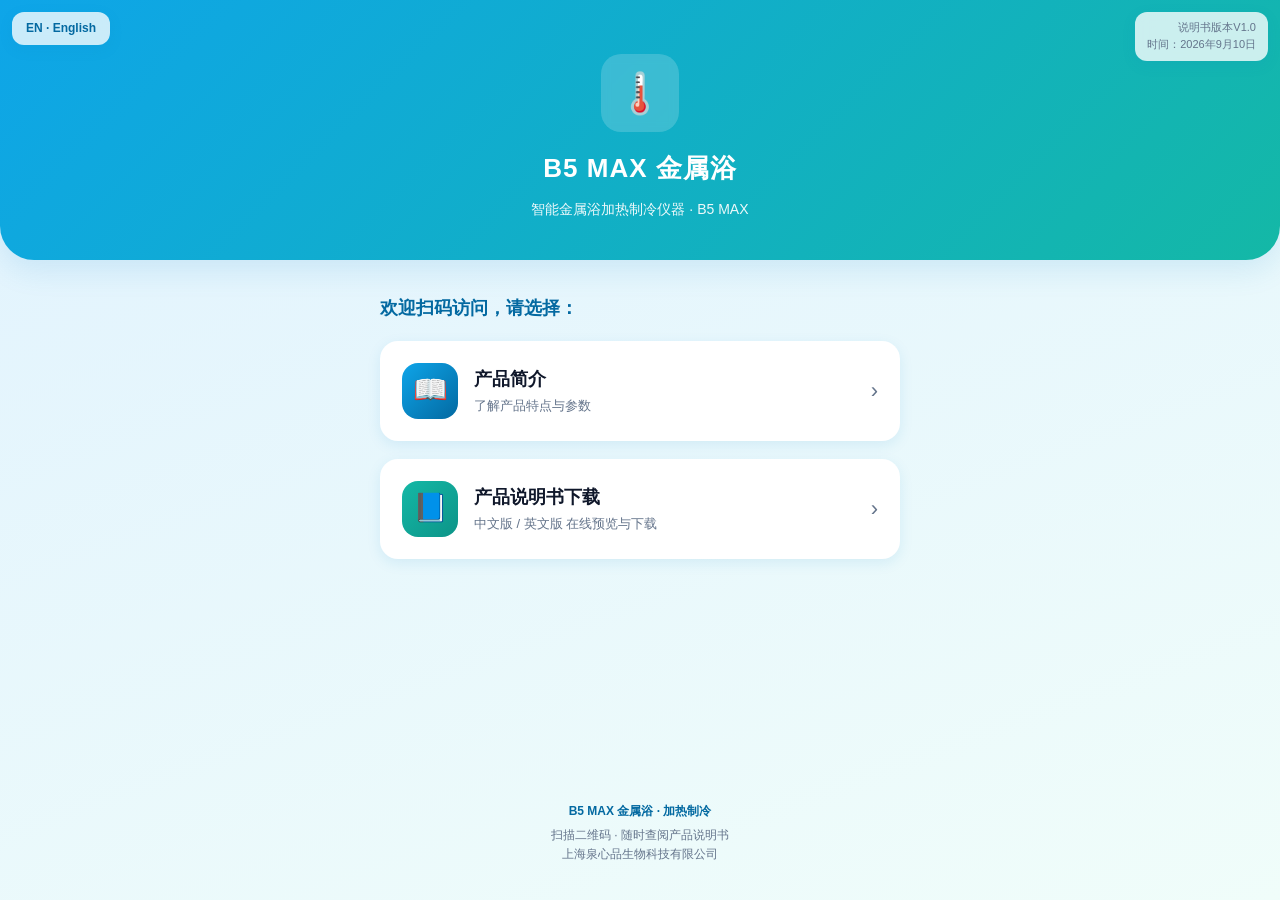
<file: docs/index.html>
<!DOCTYPE html>
<html lang="zh-CN">
<head>
<meta charset="UTF-8">
<meta name="viewport" content="width=device-width,initial-scale=1,maximum-scale=1,user-scalable=no">
<title>B5 MAX 金属浴 · 产品手册</title>
<link rel="stylesheet" href="style.css?v=20260921">
</head>
<body>
  <a class="lang-switch" href="index_en.html">EN · English</a>

  <header class="hero">
    <div class="logo">🌡️</div>
    <h1>B5 MAX 金属浴</h1>
    <p>智能金属浴加热制冷仪器 · B5 MAX</p>
  </header>

  <main class="wrap">
    <section class="section">
      <h2>欢迎扫码访问，请选择：</h2>

      <a class="btn" href="intro.html">
        <span class="ico intro">📖</span>
        <span class="txt"><strong>产品简介</strong><span>了解产品特点与参数</span></span>
        <span class="arrow">›</span>
      </a>

      <a class="btn" href="manuals.html">
        <span class="ico manual">📘</span>
        <span class="txt"><strong>产品说明书下载</strong><span>中文版 / 英文版 在线预览与下载</span></span>
        <span class="arrow">›</span>
      </a>
    </section>
  </main>

  <footer class="footer">
    <div class="brand">B5 MAX 金属浴 · 加热制冷</div>
    <div>扫描二维码 · 随时查阅产品说明书</div>
    <div>上海泉心品生物科技有限公司</div>
  </footer>

  <div class="version-stamp">
    <span>说明书版本V1.0</span>
    <span>时间：2026年9月10日</span>
  </div>
</body>
</html>
</file>
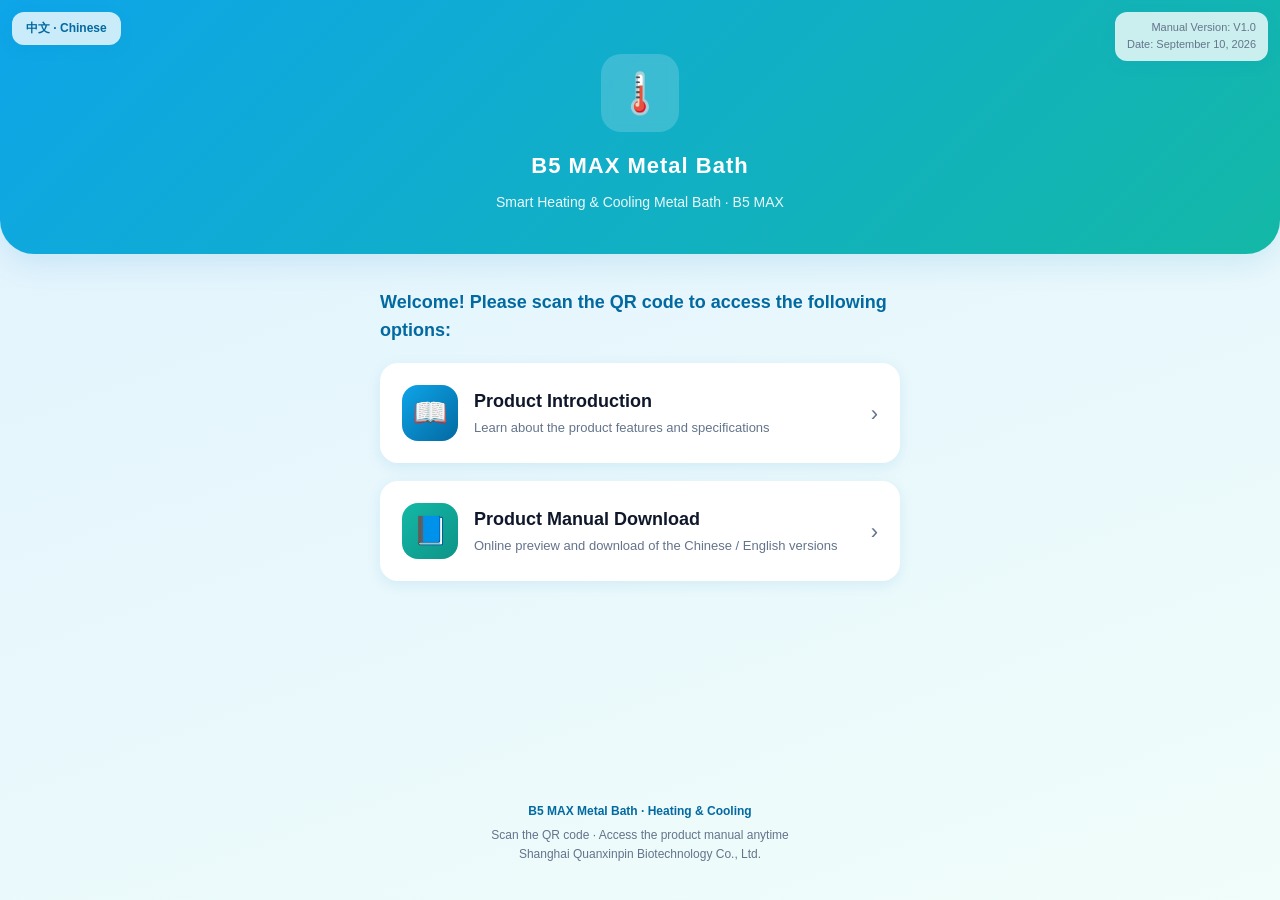
<file: docs/index_en.html>
<!DOCTYPE html>
<html lang="en">
<head>
<meta charset="UTF-8">
<meta name="viewport" content="width=device-width,initial-scale=1,maximum-scale=1,user-scalable=no">
<title>B5 MAX Metal Bath · Product Manual</title>
<link rel="stylesheet" href="style.css?v=20260921">
</head>
<body>
  <a class="lang-switch" href="index.html">中文 · Chinese</a>

  <header class="hero">
    <div class="logo">🌡️</div>
    <h1 style="font-size:22px">B5 MAX Metal Bath</h1>
    <p>Smart Heating &amp; Cooling Metal Bath · B5 MAX</p>
  </header>

  <main class="wrap">
    <section class="section">
      <h2>Welcome! Please scan the QR code to access the following options:</h2>

      <a class="btn" href="intro_en.html">
        <span class="ico intro">📖</span>
        <span class="txt"><strong>Product Introduction</strong><span>Learn about the product features and specifications</span></span>
        <span class="arrow">›</span>
      </a>

      <a class="btn" href="manual_en.html">
        <span class="ico manual">📘</span>
        <span class="txt"><strong>Product Manual Download</strong><span>Online preview and download of the Chinese / English versions</span></span>
        <span class="arrow">›</span>
      </a>
    </section>
  </main>

  <footer class="footer">
    <div class="brand">B5 MAX Metal Bath · Heating &amp; Cooling</div>
    <div>Scan the QR code · Access the product manual anytime</div>
    <div>Shanghai Quanxinpin Biotechnology Co., Ltd.</div>
  </footer>

  <div class="version-stamp">
    <span>Manual Version: V1.0</span>
    <span>Date: September 10, 2026</span>
  </div>
</body>
</html>
</file>
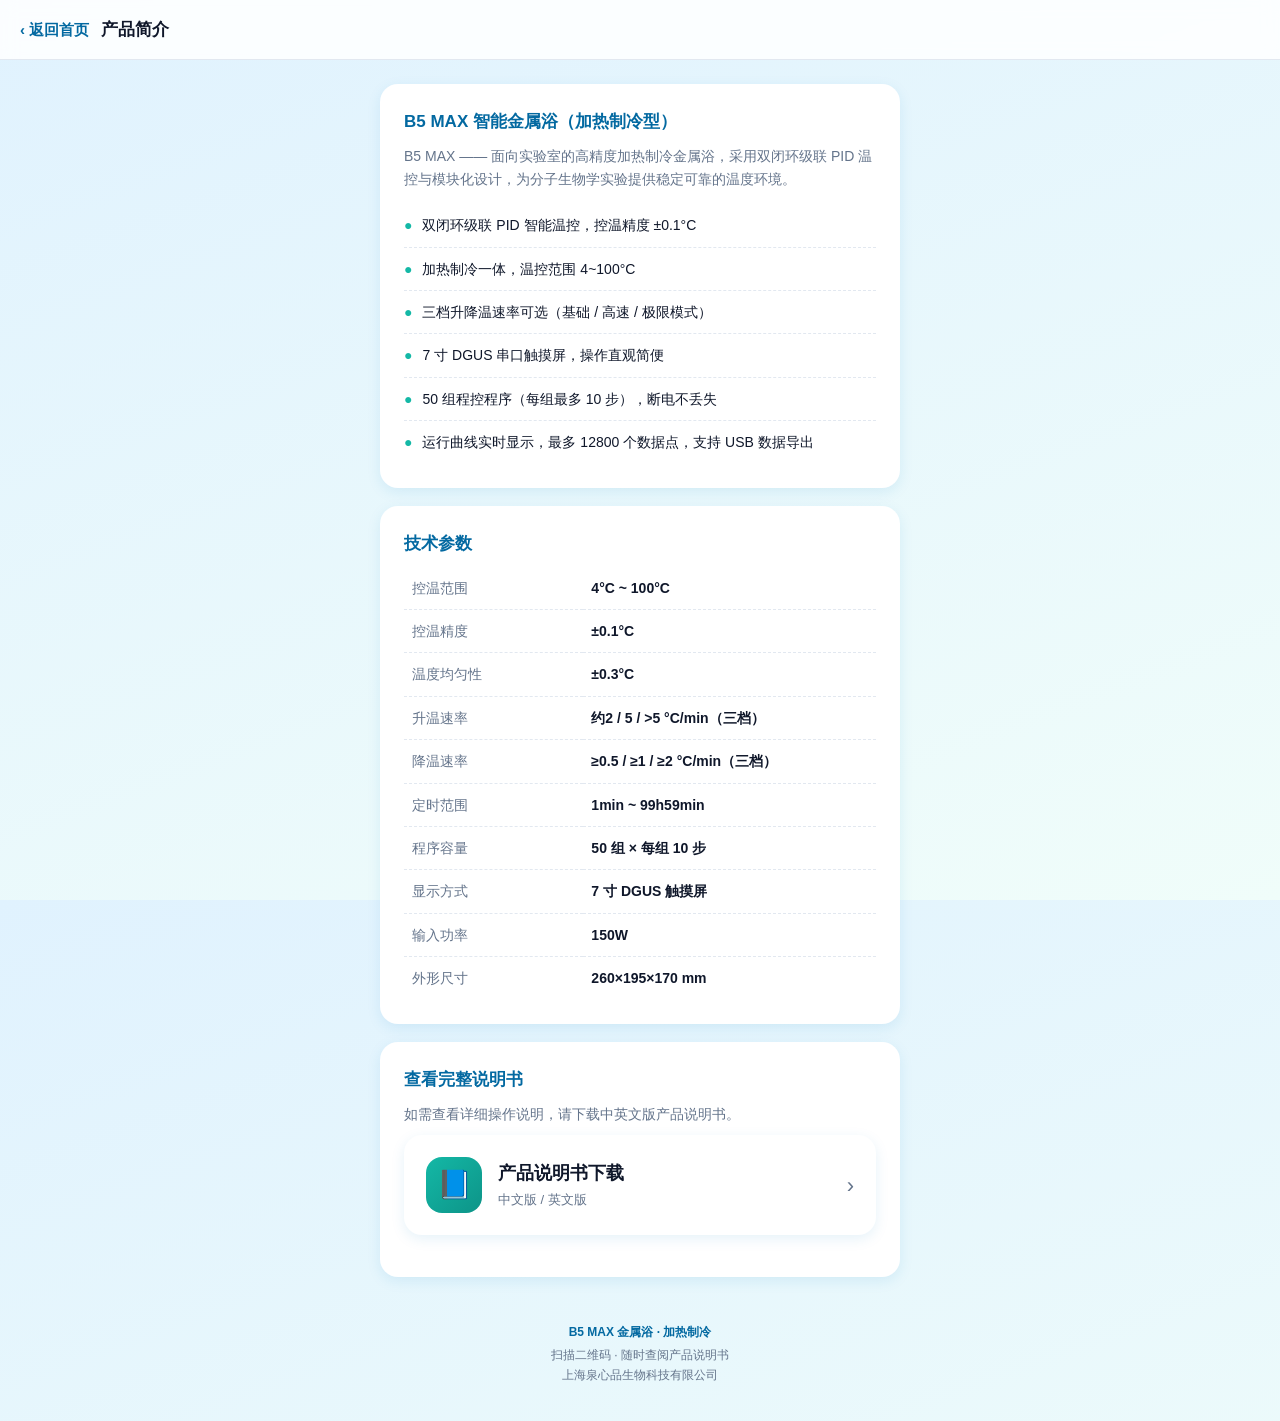
<file: docs/intro.html>
<!DOCTYPE html>
<html lang="zh-CN">
<head>
<meta charset="UTF-8">
<meta name="viewport" content="width=device-width,initial-scale=1,maximum-scale=1,user-scalable=no">
<title>产品简介 · B5 MAX 金属浴</title>
<link rel="stylesheet" href="style.css?v=20260921">
</head>
<body>
  <div class="topbar">
    <a class="back" href="index.html">‹ 返回首页</a>
    <span class="title">产品简介</span>
  </div>

  <main class="wrap" style="padding-top:24px">
    <div class="card">
      <h3>B5 MAX 智能金属浴（加热制冷型）</h3>
      <p>B5 MAX —— 面向实验室的高精度加热制冷金属浴，采用双闭环级联 PID 温控与模块化设计，为分子生物学实验提供稳定可靠的温度环境。</p>
      <ul class="features">
        <li><span class="dot">●</span><span>双闭环级联 PID 智能温控，控温精度 ±0.1°C</span></li>
        <li><span class="dot">●</span><span>加热制冷一体，温控范围 4~100°C</span></li>
        <li><span class="dot">●</span><span>三档升降温速率可选（基础 / 高速 / 极限模式）</span></li>
        <li><span class="dot">●</span><span>7 寸 DGUS 串口触摸屏，操作直观简便</span></li>
        <li><span class="dot">●</span><span>50 组程控程序（每组最多 10 步），断电不丢失</span></li>
        <li><span class="dot">●</span><span>运行曲线实时显示，最多 12800 个数据点，支持 USB 数据导出</span></li>
      </ul>
    </div>

    <div class="card">
      <h3>技术参数</h3>
      <table class="param-table">
        <tr><td>控温范围</td><td>4°C ~ 100°C</td></tr>
        <tr><td>控温精度</td><td>±0.1°C</td></tr>
        <tr><td>温度均匀性</td><td>±0.3°C</td></tr>
        <tr><td>升温速率</td><td>约2 / 5 / &gt;5 °C/min（三档）</td></tr>
        <tr><td>降温速率</td><td>≥0.5 / ≥1 / ≥2 °C/min（三档）</td></tr>
        <tr><td>定时范围</td><td>1min ~ 99h59min</td></tr>
        <tr><td>程序容量</td><td>50 组 × 每组 10 步</td></tr>
        <tr><td>显示方式</td><td>7 寸 DGUS 触摸屏</td></tr>
        <tr><td>输入功率</td><td>150W</td></tr>
        <tr><td>外形尺寸</td><td>260×195×170 mm</td></tr>
      </table>
    </div>

    <div class="card">
      <h3>查看完整说明书</h3>
      <p>如需查看详细操作说明，请下载中英文版产品说明书。</p>
      <a class="btn" href="manuals.html" style="margin-top:10px">
        <span class="ico manual">📘</span>
        <span class="txt"><strong>产品说明书下载</strong><span>中文版 / 英文版</span></span>
        <span class="arrow">›</span>
      </a>
    </div>
  </main>

  <footer class="footer">
    <div class="brand">B5 MAX 金属浴 · 加热制冷</div>
    <div>扫描二维码 · 随时查阅产品说明书</div>
    <div>上海泉心品生物科技有限公司</div>
  </footer>
</body>
</html>
</file>
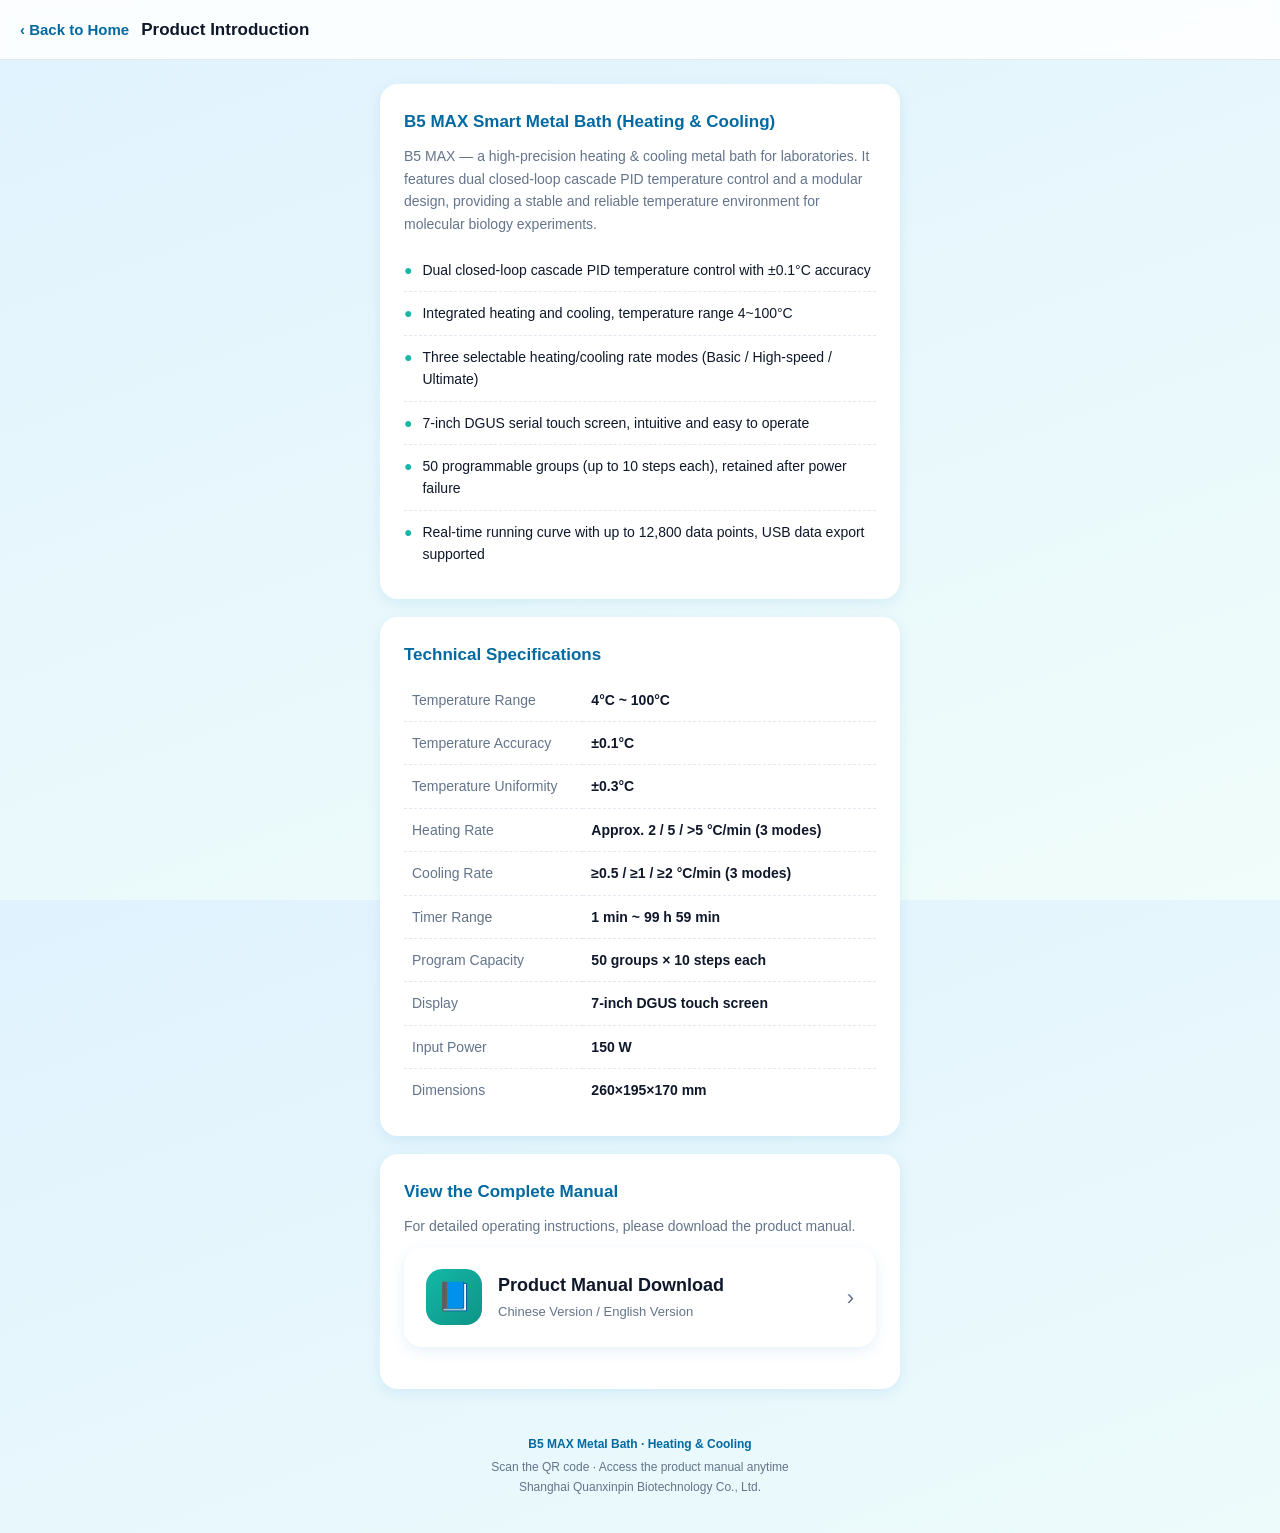
<file: docs/intro_en.html>
<!DOCTYPE html>
<html lang="en">
<head>
<meta charset="UTF-8">
<meta name="viewport" content="width=device-width,initial-scale=1,maximum-scale=1,user-scalable=no">
<title>Product Introduction · B5 MAX Metal Bath</title>
<link rel="stylesheet" href="style.css?v=20260921">
</head>
<body>
  <div class="topbar">
    <a class="back" href="index_en.html">‹ Back to Home</a>
    <span class="title">Product Introduction</span>
  </div>

  <main class="wrap" style="padding-top:24px">
    <div class="card">
      <h3>B5 MAX Smart Metal Bath (Heating &amp; Cooling)</h3>
      <p>B5 MAX — a high-precision heating &amp; cooling metal bath for laboratories. It features dual closed-loop cascade PID temperature control and a modular design, providing a stable and reliable temperature environment for molecular biology experiments.</p>
      <ul class="features">
        <li><span class="dot">●</span><span>Dual closed-loop cascade PID temperature control with ±0.1°C accuracy</span></li>
        <li><span class="dot">●</span><span>Integrated heating and cooling, temperature range 4~100°C</span></li>
        <li><span class="dot">●</span><span>Three selectable heating/cooling rate modes (Basic / High-speed / Ultimate)</span></li>
        <li><span class="dot">●</span><span>7-inch DGUS serial touch screen, intuitive and easy to operate</span></li>
        <li><span class="dot">●</span><span>50 programmable groups (up to 10 steps each), retained after power failure</span></li>
        <li><span class="dot">●</span><span>Real-time running curve with up to 12,800 data points, USB data export supported</span></li>
      </ul>
    </div>

    <div class="card">
      <h3>Technical Specifications</h3>
      <table class="param-table">
        <tr><td>Temperature Range</td><td>4°C ~ 100°C</td></tr>
        <tr><td>Temperature Accuracy</td><td>±0.1°C</td></tr>
        <tr><td>Temperature Uniformity</td><td>±0.3°C</td></tr>
        <tr><td>Heating Rate</td><td>Approx. 2 / 5 / &gt;5 °C/min (3 modes)</td></tr>
        <tr><td>Cooling Rate</td><td>≥0.5 / ≥1 / ≥2 °C/min (3 modes)</td></tr>
        <tr><td>Timer Range</td><td>1 min ~ 99 h 59 min</td></tr>
        <tr><td>Program Capacity</td><td>50 groups × 10 steps each</td></tr>
        <tr><td>Display</td><td>7-inch DGUS touch screen</td></tr>
        <tr><td>Input Power</td><td>150 W</td></tr>
        <tr><td>Dimensions</td><td>260×195×170 mm</td></tr>
      </table>
    </div>

    <div class="card">
      <h3>View the Complete Manual</h3>
      <p>For detailed operating instructions, please download the product manual.</p>
      <a class="btn" href="manual_en.html" style="margin-top:10px">
        <span class="ico manual">📘</span>
        <span class="txt"><strong>Product Manual Download</strong><span>Chinese Version / English Version</span></span>
        <span class="arrow">›</span>
      </a>
    </div>
  </main>

  <footer class="footer">
    <div class="brand">B5 MAX Metal Bath · Heating &amp; Cooling</div>
    <div>Scan the QR code · Access the product manual anytime</div>
    <div>Shanghai Quanxinpin Biotechnology Co., Ltd.</div>
  </footer>
</body>
</html>
</file>
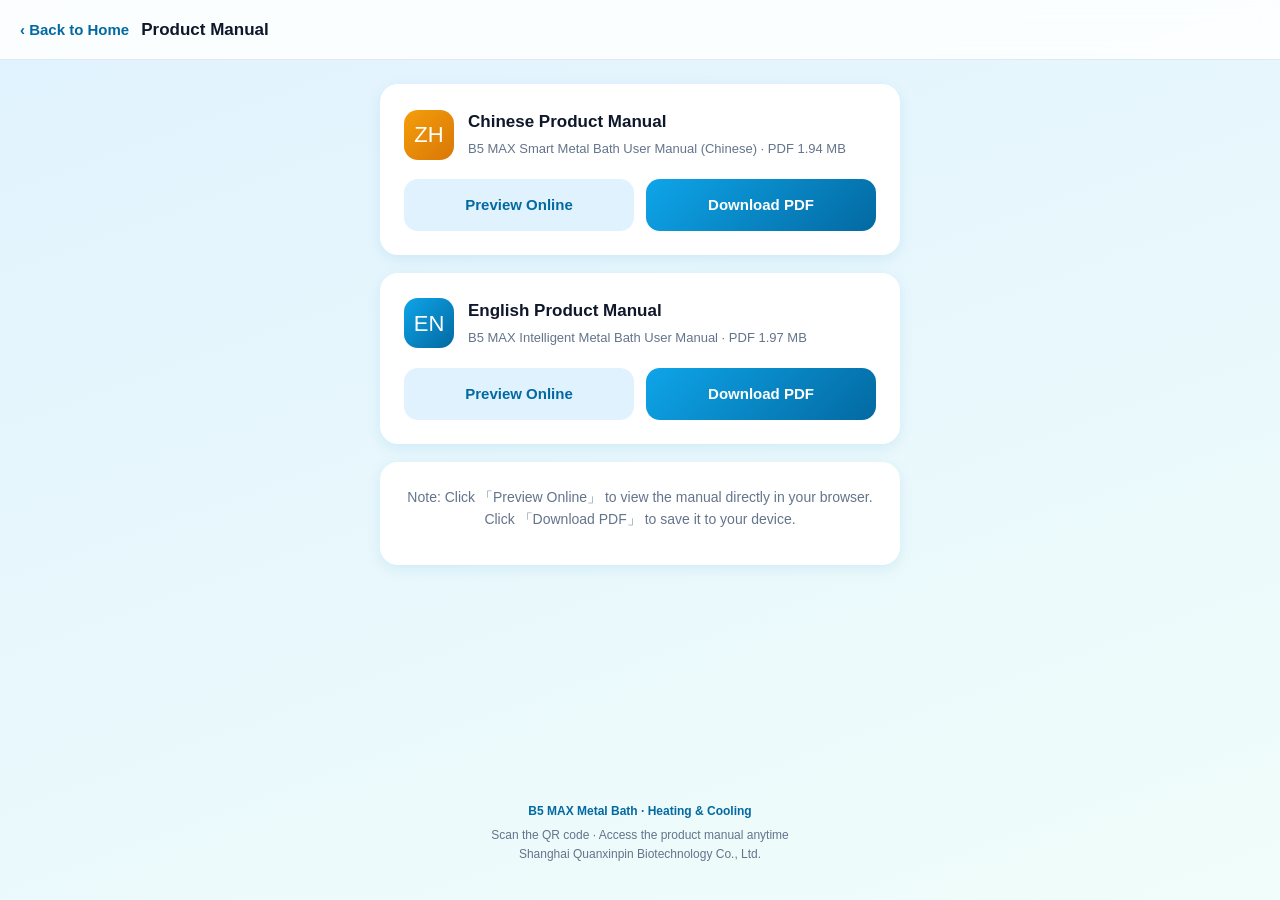
<file: docs/manual_en.html>
<!DOCTYPE html>
<html lang="en">
<head>
<meta charset="UTF-8">
<meta name="viewport" content="width=device-width,initial-scale=1,maximum-scale=1,user-scalable=no">
<title>Product Manual Download · B5 MAX Metal Bath</title>
<link rel="stylesheet" href="style.css?v=20260921">
</head>
<body>
  <div class="topbar">
    <a class="back" href="index_en.html">‹ Back to Home</a>
    <span class="title">Product Manual</span>
  </div>

  <main class="wrap" style="padding-top:24px">
    <div class="manual-card">
      <div class="head">
        <div class="badge zh">ZH</div>
        <div><strong>Chinese Product Manual</strong><span>B5 MAX Smart Metal Bath User Manual (Chinese) · PDF 1.94 MB</span></div>
      </div>
      <div class="actions">
        <a class="preview" href="B5_MAX_Metal_Bath_Manual_zh.pdf" target="_blank">Preview Online</a>
        <a class="download" href="B5_MAX_Metal_Bath_Manual_zh.pdf" download>Download PDF</a>
      </div>
    </div>

    <div class="manual-card">
      <div class="head">
        <div class="badge en">EN</div>
        <div><strong>English Product Manual</strong><span>B5 MAX Intelligent Metal Bath User Manual · PDF 1.97 MB</span></div>
      </div>
      <div class="actions">
        <a class="preview" href="B5_MAX_Metal_Bath_Manual_en.pdf" target="_blank">Preview Online</a>
        <a class="download" href="B5_MAX_Metal_Bath_Manual_en.pdf" download>Download PDF</a>
      </div>
    </div>

    <div class="card" style="text-align:center">
      <p>Note: Click 「Preview Online」 to view the manual directly in your browser. Click 「Download PDF」 to save it to your device.</p>
    </div>
  </main>

  <footer class="footer">
    <div class="brand">B5 MAX Metal Bath · Heating &amp; Cooling</div>
    <div>Scan the QR code · Access the product manual anytime</div>
    <div>Shanghai Quanxinpin Biotechnology Co., Ltd.</div>
  </footer>
</body>
</html>
</file>
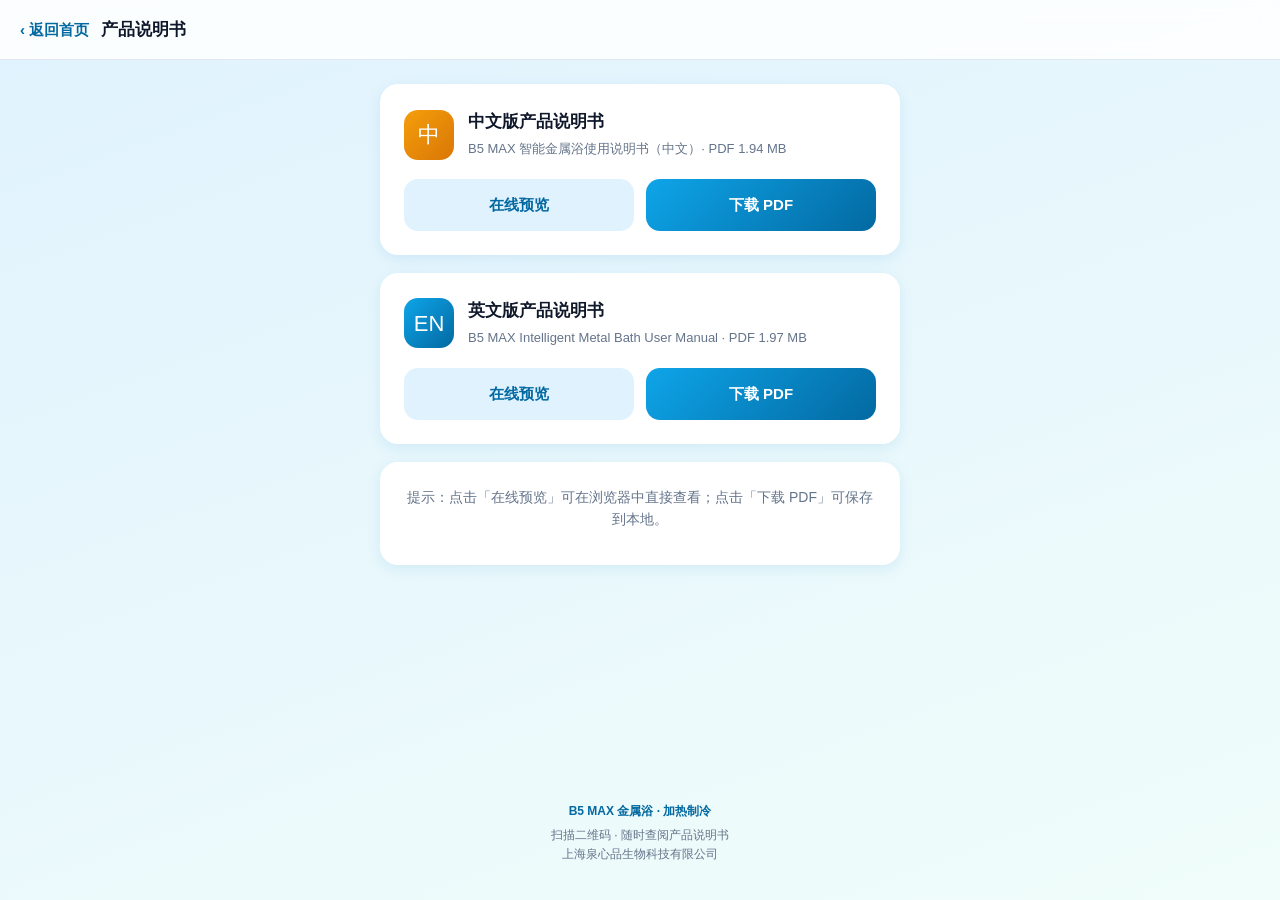
<file: docs/manuals.html>
<!DOCTYPE html>
<html lang="zh-CN">
<head>
<meta charset="UTF-8">
<meta name="viewport" content="width=device-width,initial-scale=1,maximum-scale=1,user-scalable=no">
<title>产品说明书下载 · B5 MAX 金属浴</title>
<link rel="stylesheet" href="style.css?v=20260921">
</head>
<body>
  <div class="topbar">
    <a class="back" href="index.html">‹ 返回首页</a>
    <span class="title">产品说明书</span>
  </div>

  <main class="wrap" style="padding-top:24px">
    <div class="manual-card">
      <div class="head">
        <div class="badge zh">中</div>
        <div><strong>中文版产品说明书</strong><span>B5 MAX 智能金属浴使用说明书（中文）· PDF 1.94 MB</span></div>
      </div>
      <div class="actions">
        <a class="preview" href="B5_MAX_Metal_Bath_Manual_zh.pdf" target="_blank">在线预览</a>
        <a class="download" href="B5_MAX_Metal_Bath_Manual_zh.pdf" download>下载 PDF</a>
      </div>
    </div>

    <div class="manual-card">
      <div class="head">
        <div class="badge en">EN</div>
        <div><strong>英文版产品说明书</strong><span>B5 MAX Intelligent Metal Bath User Manual · PDF 1.97 MB</span></div>
      </div>
      <div class="actions">
        <a class="preview" href="B5_MAX_Metal_Bath_Manual_en.pdf" target="_blank">在线预览</a>
        <a class="download" href="B5_MAX_Metal_Bath_Manual_en.pdf" download>下载 PDF</a>
      </div>
    </div>

    <div class="card" style="text-align:center">
      <p>提示：点击「在线预览」可在浏览器中直接查看；点击「下载 PDF」可保存到本地。</p>
    </div>
  </main>

  <footer class="footer">
    <div class="brand">B5 MAX 金属浴 · 加热制冷</div>
    <div>扫描二维码 · 随时查阅产品说明书</div>
    <div>上海泉心品生物科技有限公司</div>
  </footer>
</body>
</html>
</file>
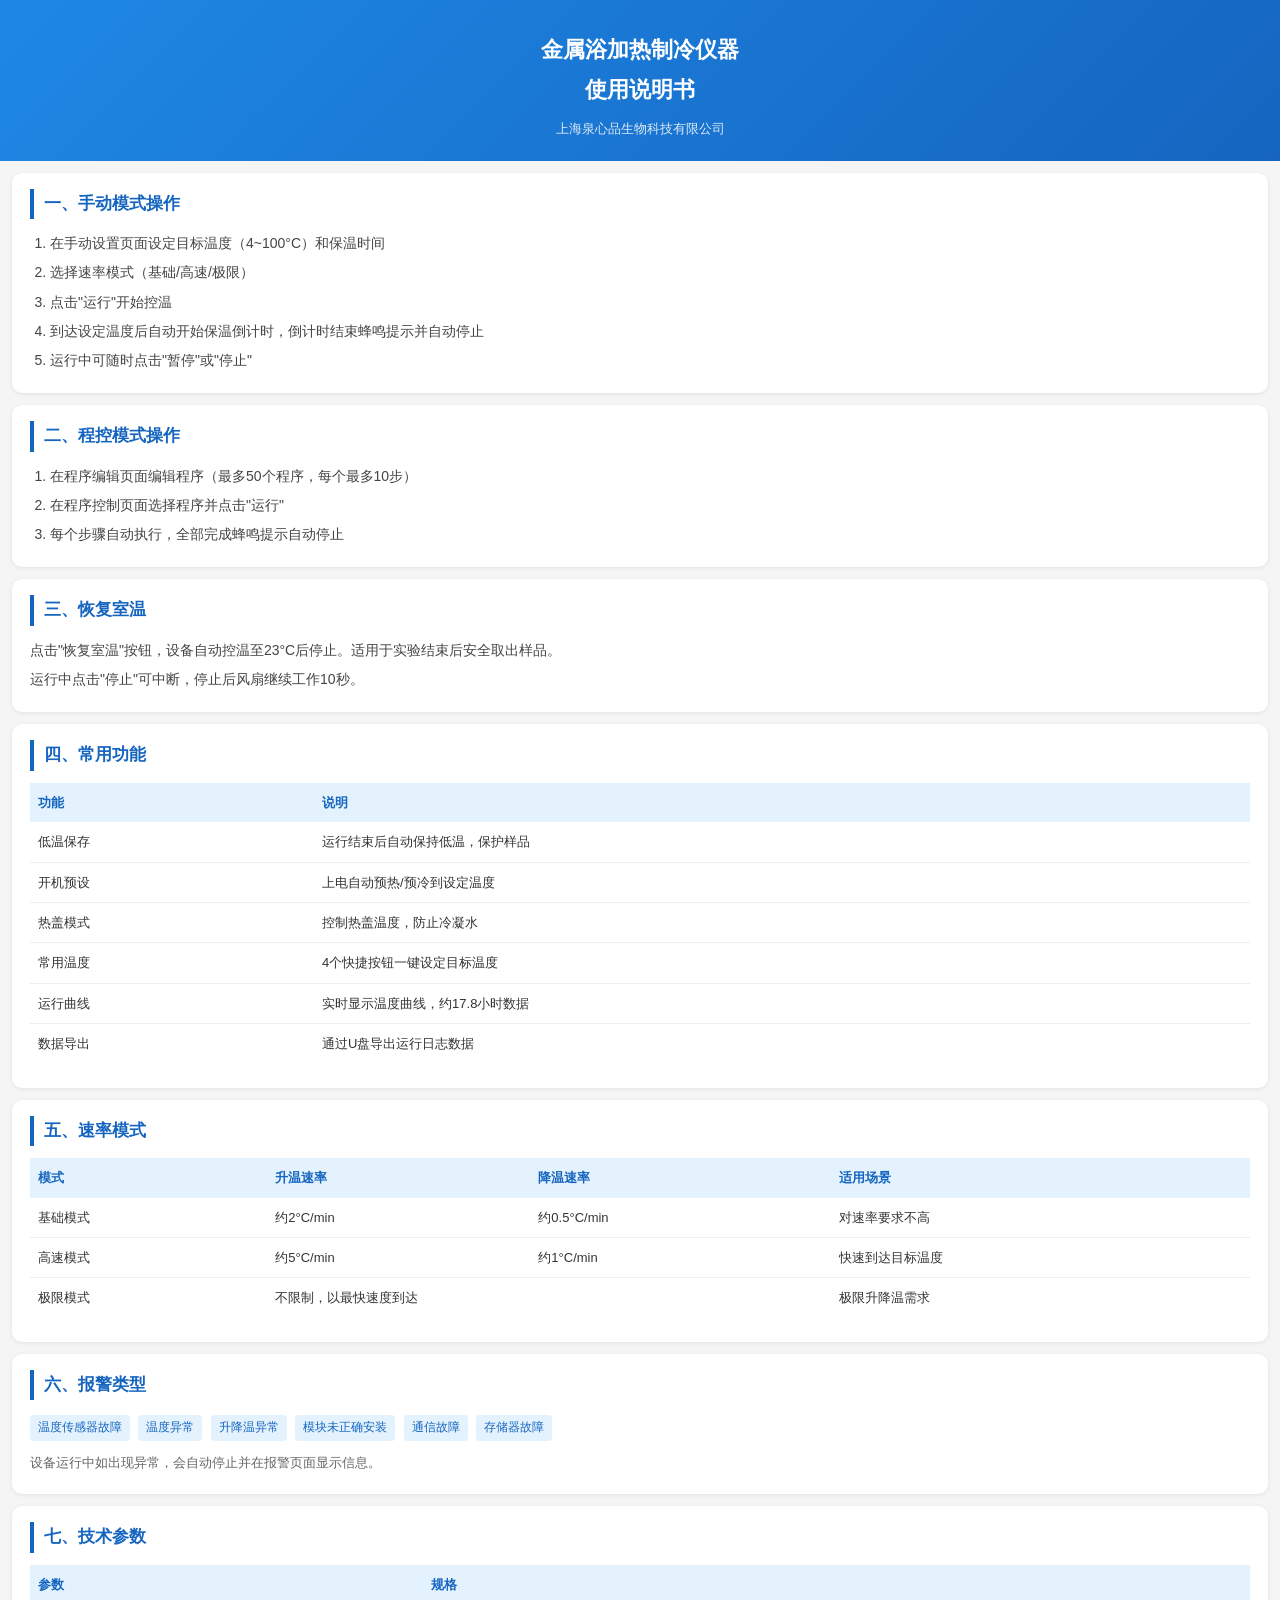
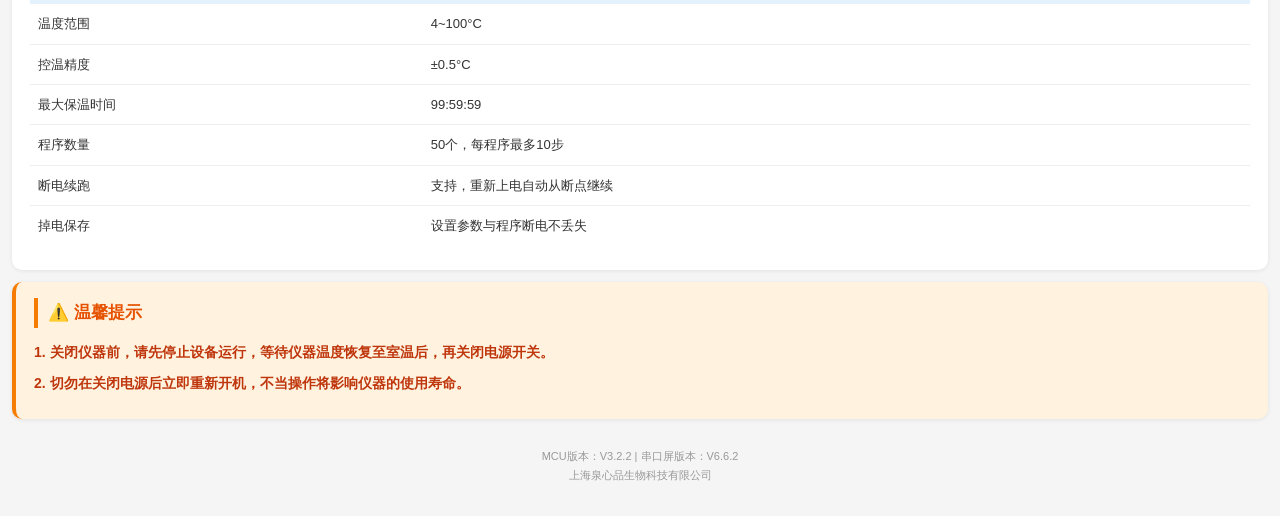
<file: docs/mobile.html>
<!DOCTYPE html>
<html lang="zh-CN">
<head>
<meta charset="utf-8">
<meta name="viewport" content="width=device-width,initial-scale=1,maximum-scale=1,user-scalable=no">
<title>金属浴加热制冷仪器使用说明</title>
<style>
*{margin:0;padding:0;box-sizing:border-box}
body{font-family:-apple-system,BlinkMacSystemFont,"Segoe UI",Roboto,"Helvetica Neue",Arial,"PingFang SC","Microsoft YaHei",sans-serif;color:#333;background:#f5f5f5;line-height:1.8;padding:0}
.header{text-align:center;background:linear-gradient(135deg,#1e88e5,#1565c0);color:#fff;padding:30px 20px 20px}
.header h1{font-size:22px;font-weight:600;margin-bottom:8px}
.header p{font-size:13px;opacity:.85}
.section{background:#fff;margin:12px;border-radius:10px;padding:16px 18px;box-shadow:0 1px 4px rgba(0,0,0,.08)}
.section h2{font-size:17px;color:#1565c0;border-left:4px solid #1565c0;padding-left:10px;margin-bottom:12px}
.section p,.section li{font-size:14px;color:#444;margin-bottom:4px}
.section ol,.section ul{padding-left:20px}
.tag{display:inline-block;background:#e3f2fd;color:#1565c0;font-size:12px;padding:2px 8px;border-radius:4px;margin:2px 4px 2px 0}
.warning{background:#fff3e0;border-left:4px solid #f57c00;margin:12px;border-radius:10px;padding:16px 18px;box-shadow:0 1px 4px rgba(0,0,0,.08)}
.warning h2{font-size:17px;color:#e65100;border-left:4px solid #f57c00;padding-left:10px;margin-bottom:12px}
.warning p{font-size:14px;color:#bf360c;font-weight:600;margin-bottom:6px}
.footer{text-align:center;color:#999;font-size:11px;padding:16px 12px 30px}
table{width:100%;border-collapse:collapse;font-size:13px;margin:8px 0}
th{background:#e3f2fd;color:#1565c0;text-align:left;padding:8px;font-weight:600}
td{padding:8px;border-bottom:1px solid #eee}
tr:last-child td{border-bottom:none}
</style>
</head>
<body>

<div class="header">
<h1>金属浴加热制冷仪器<br>使用说明书</h1>
<p>上海泉心品生物科技有限公司</p>
</div>

<div class="section">
<h2>一、手动模式操作</h2>
<ol>
<li>在手动设置页面设定目标温度（4~100°C）和保温时间</li>
<li>选择速率模式（基础/高速/极限）</li>
<li>点击"运行"开始控温</li>
<li>到达设定温度后自动开始保温倒计时，倒计时结束蜂鸣提示并自动停止</li>
<li>运行中可随时点击"暂停"或"停止"</li>
</ol>
</div>

<div class="section">
<h2>二、程控模式操作</h2>
<ol>
<li>在程序编辑页面编辑程序（最多50个程序，每个最多10步）</li>
<li>在程序控制页面选择程序并点击"运行"</li>
<li>每个步骤自动执行，全部完成蜂鸣提示自动停止</li>
</ol>
</div>

<div class="section">
<h2>三、恢复室温</h2>
<p>点击"恢复室温"按钮，设备自动控温至23°C后停止。适用于实验结束后安全取出样品。</p>
<p>运行中点击"停止"可中断，停止后风扇继续工作10秒。</p>
</div>

<div class="section">
<h2>四、常用功能</h2>
<table>
<tr><th>功能</th><th>说明</th></tr>
<tr><td>低温保存</td><td>运行结束后自动保持低温，保护样品</td></tr>
<tr><td>开机预设</td><td>上电自动预热/预冷到设定温度</td></tr>
<tr><td>热盖模式</td><td>控制热盖温度，防止冷凝水</td></tr>
<tr><td>常用温度</td><td>4个快捷按钮一键设定目标温度</td></tr>
<tr><td>运行曲线</td><td>实时显示温度曲线，约17.8小时数据</td></tr>
<tr><td>数据导出</td><td>通过U盘导出运行日志数据</td></tr>
</table>
</div>

<div class="section">
<h2>五、速率模式</h2>
<table>
<tr><th>模式</th><th>升温速率</th><th>降温速率</th><th>适用场景</th></tr>
<tr><td>基础模式</td><td>约2°C/min</td><td>约0.5°C/min</td><td>对速率要求不高</td></tr>
<tr><td>高速模式</td><td>约5°C/min</td><td>约1°C/min</td><td>快速到达目标温度</td></tr>
<tr><td>极限模式</td><td colspan="2">不限制，以最快速度到达</td><td>极限升降温需求</td></tr>
</table>
</div>

<div class="section">
<h2>六、报警类型</h2>
<div>
<span class="tag">温度传感器故障</span>
<span class="tag">温度异常</span>
<span class="tag">升降温异常</span>
<span class="tag">模块未正确安装</span>
<span class="tag">通信故障</span>
<span class="tag">存储器故障</span>
</div>
<p style="margin-top:8px;font-size:13px;color:#666">设备运行中如出现异常，会自动停止并在报警页面显示信息。</p>
</div>

<div class="section">
<h2>七、技术参数</h2>
<table>
<tr><th>参数</th><th>规格</th></tr>
<tr><td>温度范围</td><td>4~100°C</td></tr>
<tr><td>控温精度</td><td>±0.5°C</td></tr>
<tr><td>最大保温时间</td><td>99:59:59</td></tr>
<tr><td>程序数量</td><td>50个，每程序最多10步</td></tr>
<tr><td>断电续跑</td><td>支持，重新上电自动从断点继续</td></tr>
<tr><td>掉电保存</td><td>设置参数与程序断电不丢失</td></tr>
</table>
</div>

<div class="warning">
<h2>⚠️ 温馨提示</h2>
<p>1. 关闭仪器前，请先停止设备运行，等待仪器温度恢复至室温后，再关闭电源开关。</p>
<p>2. 切勿在关闭电源后立即重新开机，不当操作将影响仪器的使用寿命。</p>
</div>

<div class="footer">
<p>MCU版本：V3.2.2 | 串口屏版本：V6.6.2</p>
<p>上海泉心品生物科技有限公司</p>
</div>

</body>
</html>
</file>
<file: docs/style.css>
/* B5 MAX 金属浴产品手册站点样式（参考涡旋仪风格与色系） */
:root{
  --primary:#0ea5e9;
  --primary-dark:#0369a1;
  --accent:#14b8a6;
  --bg:#f0f9ff;
  --card:#ffffff;
  --text:#0f172a;
  --muted:#64748b;
  --radius:18px;
  --shadow:0 10px 30px rgba(2,132,199,.12);
  --shadow-sm:0 4px 14px rgba(2,132,199,.10);
}
*{box-sizing:border-box;margin:0;padding:0}
html,body{height:100%}
body{
  font-family:"PingFang SC","Microsoft YaHei","Helvetica Neue",sans-serif;
  color:var(--text);
  background:linear-gradient(160deg,#e0f2fe 0%,#f0fdfa 100%);
  min-height:100%;
  display:flex;flex-direction:column;
  line-height:1.6;
}
.wrap{max-width:560px;margin:0 auto;width:100%;padding:0 20px;flex:1}

/* 顶部 */
.hero{
  background:linear-gradient(135deg,var(--primary) 0%,var(--accent) 100%);
  color:#fff;padding:54px 24px 40px;text-align:center;
  border-bottom-left-radius:34px;border-bottom-right-radius:34px;
  box-shadow:var(--shadow);
}
.hero .logo{
  width:78px;height:78px;margin:0 auto 16px;border-radius:20px;
  background:rgba(255,255,255,.18);display:flex;align-items:center;justify-content:center;
  font-size:40px;backdrop-filter:blur(4px);
}
.hero h1{font-size:26px;font-weight:700;letter-spacing:1px}
.hero p{margin-top:8px;font-size:14px;opacity:.92}

/* 主体 */
.section{padding:34px 0 10px}
.section h2{font-size:18px;margin-bottom:18px;color:var(--primary-dark)}

/* 大按钮 */
.btn{
  display:flex;align-items:center;gap:16px;
  width:100%;padding:22px 22px;margin-bottom:18px;
  background:var(--card);border:none;border-radius:var(--radius);
  box-shadow:var(--shadow-sm);text-decoration:none;color:var(--text);
  cursor:pointer;transition:transform .15s ease,box-shadow .15s ease;
  text-align:left;
}
.btn:hover,.btn:active{transform:translateY(-3px);box-shadow:var(--shadow)}
.btn .ico{
  flex:0 0 56px;width:56px;height:56px;border-radius:16px;
  display:flex;align-items:center;justify-content:center;font-size:28px;color:#fff;
}
.btn .ico.intro{background:linear-gradient(135deg,#0ea5e9,#0369a1)}
.btn .ico.manual{background:linear-gradient(135deg,#14b8a6,#0d9488)}
.btn .txt strong{display:block;font-size:18px;font-weight:600}
.btn .txt span{display:block;font-size:13px;color:var(--muted);margin-top:2px}
.btn .arrow{margin-left:auto;color:var(--muted);font-size:22px}

/* 返回栏 */
.topbar{
  display:flex;align-items:center;gap:12px;
  padding:16px 20px;position:sticky;top:0;background:rgba(255,255,255,.85);
  backdrop-filter:blur(8px);border-bottom:1px solid #e2e8f0;z-index:10;
}
.topbar a.back{
  color:var(--primary-dark);text-decoration:none;font-size:15px;font-weight:600;
  display:flex;align-items:center;gap:4px;
}
.topbar .title{font-size:17px;font-weight:700}

/* 卡片 */
.card{
  background:var(--card);border-radius:var(--radius);padding:24px;
  box-shadow:var(--shadow-sm);margin-bottom:18px;
}
.card h3{font-size:17px;margin-bottom:10px;color:var(--primary-dark)}
.card p{font-size:14px;color:var(--muted);margin-bottom:10px}
.features{list-style:none;margin:14px 0 0}
.features li{
  display:flex;gap:10px;padding:10px 0;border-bottom:1px dashed #e2e8f0;
  font-size:14px;
}
.features li:last-child{border-bottom:none}
.features li .dot{color:var(--accent);font-weight:700}

/* 技术参数表 */
.param-table{width:100%;border-collapse:collapse;font-size:14px;margin-top:8px}
.param-table td{padding:10px 8px;border-bottom:1px dashed #e2e8f0}
.param-table tr:last-child td{border-bottom:none}
.param-table td:first-child{color:var(--muted);width:38%}
.param-table td:last-child{font-weight:600}

/* 说明书卡片 */
.manual-card{
  background:var(--card);border-radius:var(--radius);padding:24px;
  box-shadow:var(--shadow-sm);margin-bottom:18px;
}
.manual-card .head{display:flex;align-items:center;gap:14px;margin-bottom:18px}
.manual-card .badge{
  width:50px;height:50px;border-radius:14px;display:flex;align-items:center;justify-content:center;
  font-size:22px;color:#fff;flex:0 0 50px;
}
.manual-card .badge.zh{background:linear-gradient(135deg,#f59e0b,#d97706)}
.manual-card .badge.en{background:linear-gradient(135deg,#0ea5e9,#0369a1)}
.manual-card .head strong{display:block;font-size:17px}
.manual-card .head span{font-size:13px;color:var(--muted)}
.manual-card .actions{display:flex;gap:12px}
.manual-card .actions a{
  flex:1;text-align:center;padding:14px;border-radius:14px;text-decoration:none;
  font-size:15px;font-weight:600;transition:transform .15s ease;
}
.manual-card .actions a:active{transform:scale(.97)}
.manual-card .actions .preview{background:#e0f2fe;color:var(--primary-dark)}
.manual-card .actions .download{background:linear-gradient(135deg,var(--primary),var(--primary-dark));color:#fff}

/* 页脚 */
.footer{
  text-align:center;padding:28px 20px 36px;color:var(--muted);font-size:12px;
}
.footer .brand{font-weight:600;color:var(--primary-dark);margin-bottom:4px}

/* 左上角中英文切换按钮 */
.lang-switch{
  position:fixed;left:12px;top:12px;z-index:20;
  padding:8px 14px;border-radius:12px;
  background:rgba(255,255,255,.78);
  -webkit-backdrop-filter:blur(6px);backdrop-filter:blur(6px);
  box-shadow:var(--shadow-sm);
  font-size:12px;font-weight:600;color:var(--primary-dark);
  text-decoration:none;line-height:1.4;
  transition:transform .15s ease;
}
.lang-switch:hover{transform:translateY(-1px)}

/* 右上角版本标识 */
.version-stamp{
  position:fixed;right:12px;top:12px;z-index:20;
  display:flex;flex-direction:column;align-items:flex-end;gap:2px;
  padding:8px 12px;border-radius:12px;text-align:right;
  background:rgba(255,255,255,.78);
  -webkit-backdrop-filter:blur(6px);backdrop-filter:blur(6px);
  box-shadow:var(--shadow-sm);
  font-size:11px;color:var(--muted);line-height:1.4;
}
</file>
